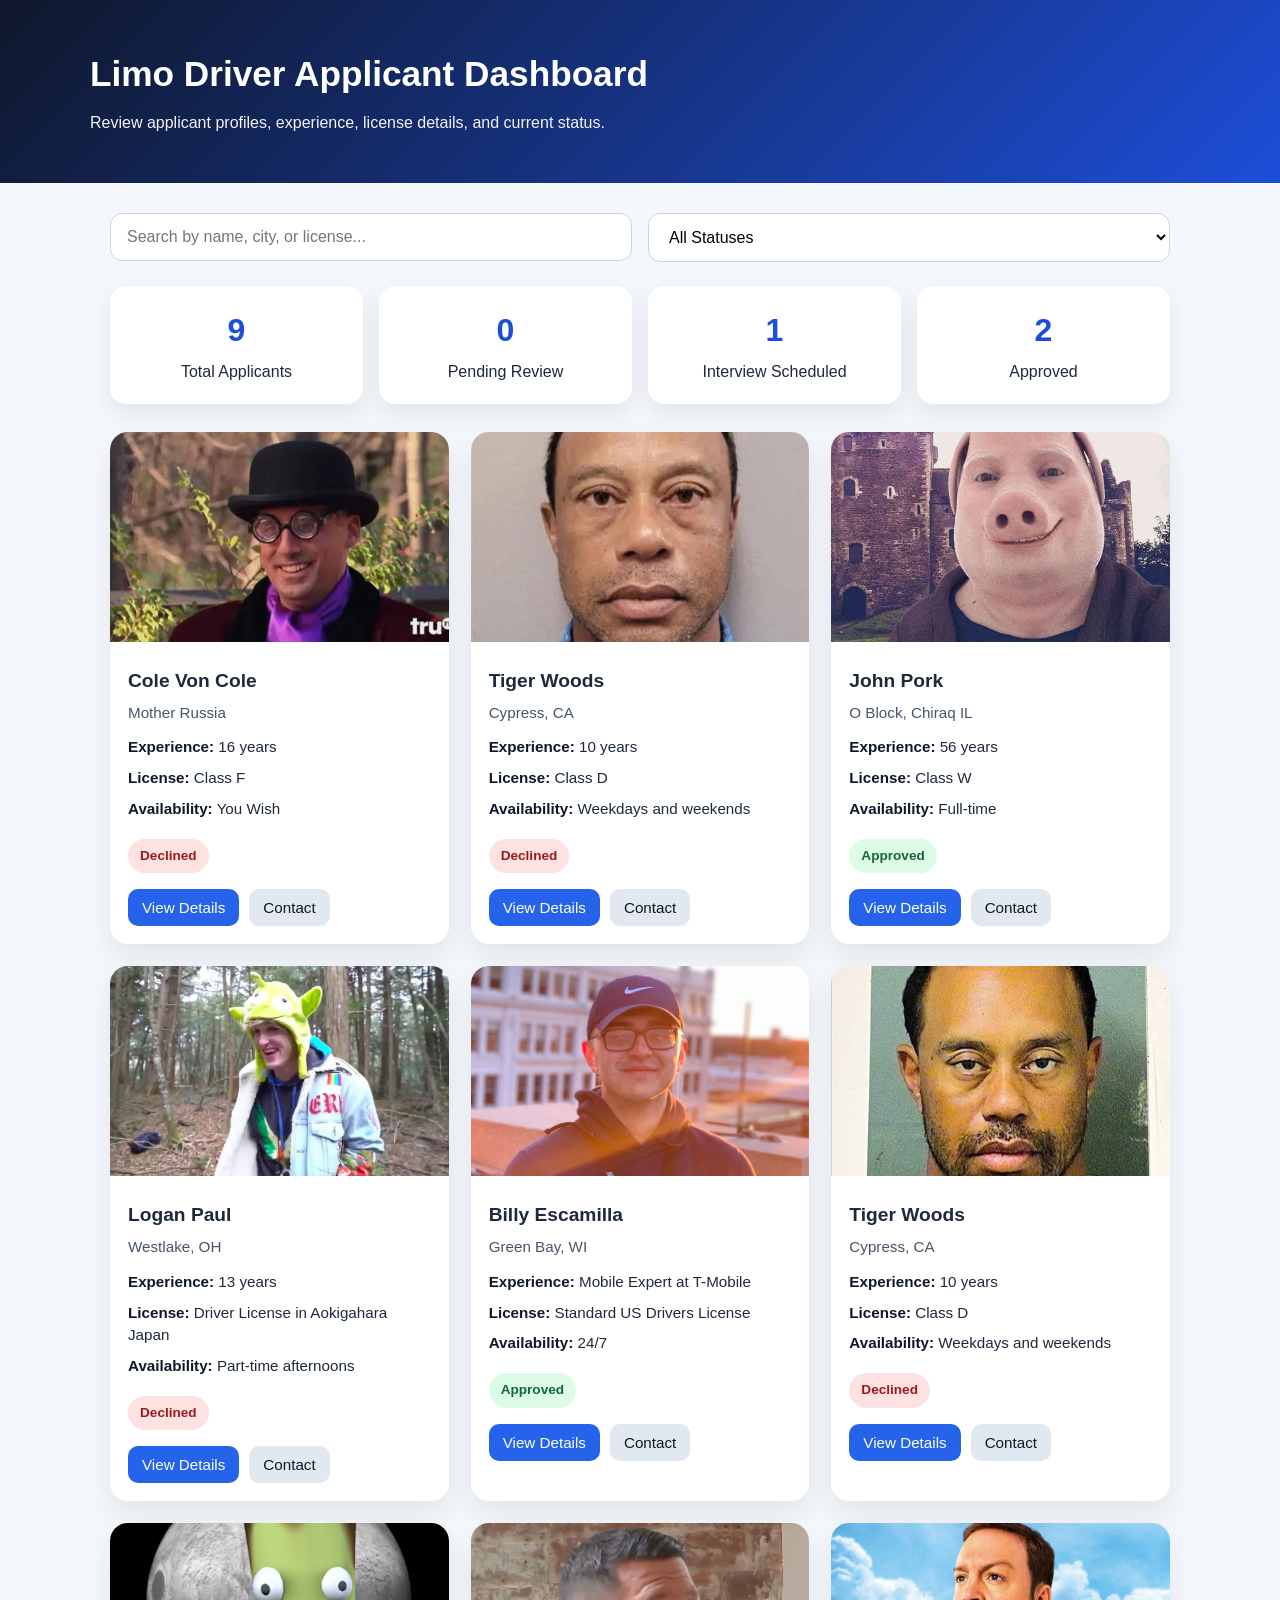
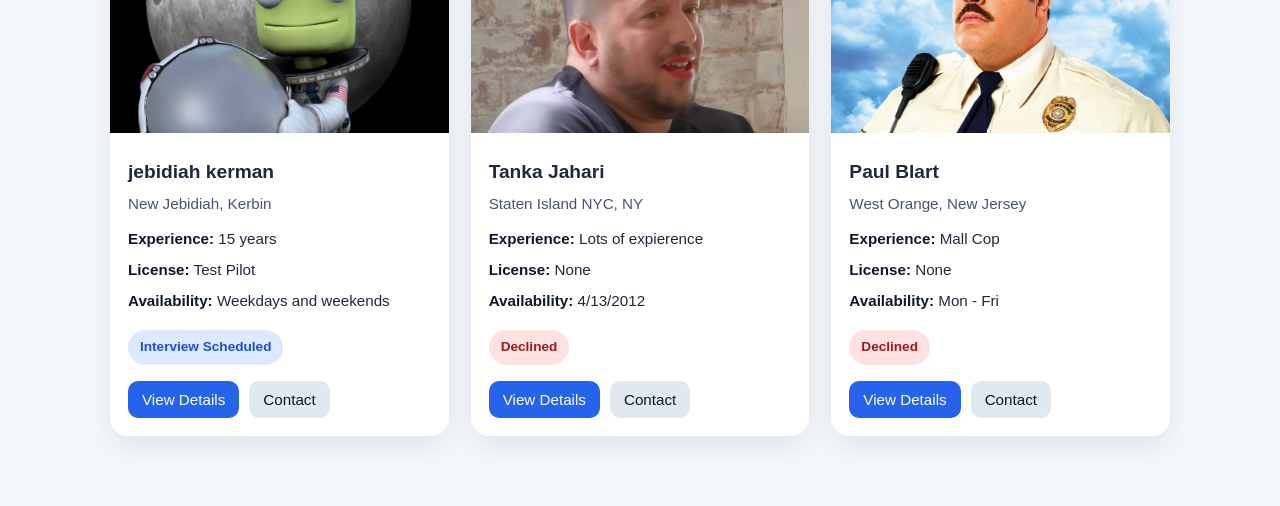
<file: index.html>
<!DOCTYPE html>
<html lang="en">
<head>
  <meta charset="UTF-8" />
  <meta name="viewport" content="width=device-width, initial-scale=1.0" />
  <title>Limo Driver Applicants - UWGB</title>
  <link rel="stylesheet" href="styles.css" />
</head>
<body>
  <header class="hero">
    <div class="hero-content">
      <h1>Limo Driver Applicant Dashboard</h1>
      <p>Review applicant profiles, experience, license details, and current status.</p>
    </div>
  </header>

  <main class="container">
    <section class="controls">
      <div class="search-box">
        <input
          type="text"
          id="searchInput"
          placeholder="Search by name, city, or license..."
        />
      </div>

      <div class="filter-box">
        <select id="statusFilter">
          <option value="all">All Statuses</option>
          <option value="Pending Review">Pending Review</option>
          <option value="Interview Scheduled">Interview Scheduled</option>
          <option value="Approved">Approved</option>
          <option value="Declined">Declined</option>
        </select>
      </div>
    </section>

    <section class="stats">
      <div class="stat-card">
        <h3 id="totalApplicants">0</h3>
        <p>Total Applicants</p>
      </div>
      <div class="stat-card">
        <h3 id="pendingApplicants">0</h3>
        <p>Pending Review</p>
      </div>
      <div class="stat-card">
        <h3 id="interviewApplicants">0</h3>
        <p>Interview Scheduled</p>
      </div>
      <div class="stat-card">
        <h3 id="approvedApplicants">0</h3>
        <p>Approved</p>
      </div>
    </section>

    <section id="applicantGrid" class="applicant-grid"></section>
  </main>

  <div id="applicantModal" class="modal hidden">
    <div class="modal-content">
      <button id="closeModal" class="close-btn">&times;</button>
      <div id="modalBody"></div>
    </div>
  </div>

  <script src="script.js"></script>
</body>
</html>
</file>
<file: styles.css>
* {
  box-sizing: border-box;
  margin: 0;
  padding: 0;
}

body {
  font-family: Arial, Helvetica, sans-serif;
  background: #f4f7fb;
  color: #1e293b;
  line-height: 1.5;
}

.hero {
  background: linear-gradient(135deg, #0f172a, #1d4ed8);
  color: white;
  padding: 48px 20px;
}

.hero-content {
  max-width: 1100px;
  margin: 0 auto;
}

.hero h1 {
  font-size: 2.2rem;
  margin-bottom: 10px;
}

.hero p {
  font-size: 1rem;
  opacity: 0.95;
}

.container {
  max-width: 1100px;
  margin: 30px auto;
  padding: 0 20px 40px;
}

.controls {
  display: flex;
  gap: 16px;
  flex-wrap: wrap;
  margin-bottom: 24px;
}

.search-box,
.filter-box {
  flex: 1;
  min-width: 240px;
}

.search-box input,
.filter-box select {
  width: 100%;
  padding: 14px 16px;
  border: 1px solid #cbd5e1;
  border-radius: 12px;
  font-size: 1rem;
  background: white;
  outline: none;
}

.search-box input:focus,
.filter-box select:focus {
  border-color: #2563eb;
  box-shadow: 0 0 0 3px rgba(37, 99, 235, 0.15);
}

.stats {
  display: grid;
  grid-template-columns: repeat(auto-fit, minmax(180px, 1fr));
  gap: 16px;
  margin-bottom: 28px;
}

.stat-card {
  background: white;
  border-radius: 16px;
  padding: 20px;
  box-shadow: 0 10px 24px rgba(15, 23, 42, 0.08);
  text-align: center;
}

.stat-card h3 {
  font-size: 2rem;
  color: #1d4ed8;
  margin-bottom: 6px;
}

.applicant-grid {
  display: grid;
  grid-template-columns: repeat(auto-fit, minmax(270px, 1fr));
  gap: 22px;
}

.applicant-card {
  background: white;
  border-radius: 18px;
  overflow: hidden;
  box-shadow: 0 12px 28px rgba(15, 23, 42, 0.08);
  transition: transform 0.2s ease, box-shadow 0.2s ease;
}

.applicant-card:hover {
  transform: translateY(-4px);
  box-shadow: 0 16px 32px rgba(15, 23, 42, 0.12);
}

.applicant-image {
  width: 100%;
  height: 210px;
  object-fit: cover;
  background: #e2e8f0;
}

.applicant-body {
  padding: 18px;
}

.applicant-name {
  font-size: 1.2rem;
  margin-bottom: 6px;
}

.applicant-meta {
  color: #475569;
  font-size: 0.95rem;
  margin-bottom: 12px;
}

.info-row {
  margin-bottom: 8px;
  font-size: 0.95rem;
}

.info-row strong {
  color: #0f172a;
}

.status-badge {
  display: inline-block;
  margin-top: 10px;
  padding: 7px 12px;
  border-radius: 999px;
  font-size: 0.85rem;
  font-weight: bold;
}

.status-pending {
  background: #fef3c7;
  color: #92400e;
}

.status-interview {
  background: #dbeafe;
  color: #1d4ed8;
}

.status-approved {
  background: #dcfce7;
  color: #166534;
}

.status-declined {
  background: #fee2e2;
  color: #991b1b;
}

.card-actions {
  margin-top: 16px;
  display: flex;
  gap: 10px;
}

.btn {
  border: none;
  border-radius: 10px;
  padding: 10px 14px;
  font-size: 0.95rem;
  cursor: pointer;
  transition: 0.2s ease;
}

.btn-primary {
  background: #2563eb;
  color: white;
}

.btn-primary:hover {
  background: #1d4ed8;
}

.btn-secondary {
  background: #e2e8f0;
  color: #0f172a;
}

.btn-secondary:hover {
  background: #cbd5e1;
}

.modal {
  position: fixed;
  inset: 0;
  background: rgba(15, 23, 42, 0.65);
  display: flex;
  align-items: center;
  justify-content: center;
  padding: 20px;
  z-index: 1000;
}

.hidden {
  display: none;
}

.modal-content {
  background: white;
  width: 100%;
  max-width: 760px;
  border-radius: 20px;
  padding: 28px;
  position: relative;
  box-shadow: 0 20px 45px rgba(0, 0, 0, 0.2);
}

.close-btn {
  position: absolute;
  right: 16px;
  top: 10px;
  border: none;
  background: transparent;
  font-size: 2rem;
  cursor: pointer;
  color: #334155;
}

.modal-layout {
  display: grid;
  grid-template-columns: 220px 1fr;
  gap: 24px;
  align-items: start;
}

.modal-layout img {
  width: 100%;
  border-radius: 16px;
  object-fit: cover;
}

.modal-details h2 {
  margin-bottom: 12px;
}

.modal-details p {
  margin-bottom: 10px;
  color: #334155;
}

.empty-state {
  grid-column: 1 / -1;
  text-align: center;
  background: white;
  padding: 32px;
  border-radius: 16px;
  box-shadow: 0 10px 24px rgba(15, 23, 42, 0.08);
}

@media (max-width: 700px) {
  .hero h1 {
    font-size: 1.8rem;
  }

  .modal-layout {
    grid-template-columns: 1fr;
  }

  .modal-content {
    padding: 20px;
  }
}
</file>
